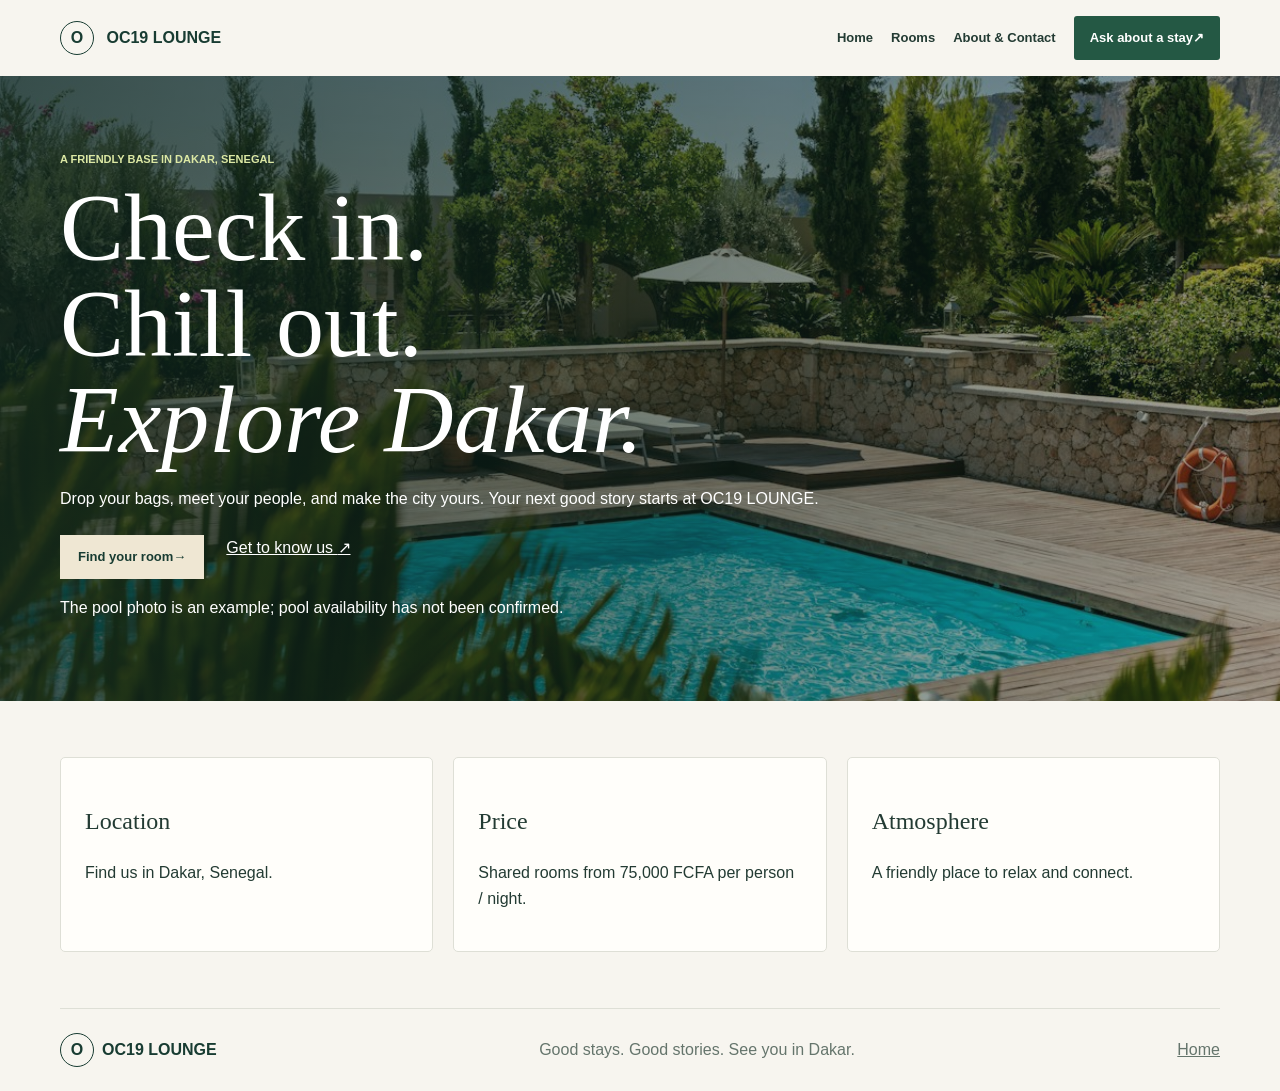
<file: index.html>
<!doctype html>
<html lang="en">
  <head>
    <meta charset="utf-8">
    <meta name="viewport" content="width=device-width, initial-scale=1">
    <meta name="description" content="Meet OC19 LOUNGE, your friendly home base for exploring Dakar, Senegal.">
    <meta name="theme-color" content="#183c32">
    <title>OC19 LOUNGE | Home</title>
    <link rel="stylesheet" href="styles.css">
  </head>
  <body>
    <!-- Shared site header and navigation. -->
    <header class="site-header">
      <a class="brand" href="index.html" aria-label="OC19 LOUNGE home">
        <span class="brand-mark" aria-hidden="true">O</span>
        OC19 LOUNGE
      </a>
      <nav aria-label="Main navigation">
        <ul>
          <li><a href="index.html">Home</a></li>
          <li><a href="rooms.html">Rooms</a></li>
          <li><a href="about.html">About &amp; Contact</a></li>
          <li><a class="nav-cta" href="booking.html">Ask about a stay <span aria-hidden="true">↗</span></a></li>
        </ul>
      </nav>
    </header>

    <main>
      <!-- Welcome message and quick highlights about the hostel. -->
      <section class="hero" aria-labelledby="home-heading">
        <div class="hero-content">
          <p class="eyebrow">A friendly base in Dakar, Senegal</p>
          <h1 id="home-heading">Check in.<br>Chill out.<br><em>Explore Dakar.</em></h1>
          <p class="hero-copy">Drop your bags, meet your people, and make the city yours. Your next good story starts at OC19 LOUNGE.</p>
          <div class="hero-actions">
            <a class="button button-cream" href="rooms.html">Find your room <span aria-hidden="true">→</span></a>
            <a href="about.html">Get to know us <span aria-hidden="true">↗</span></a>
          </div>
          <p class="photo-note">The pool photo is an example; pool availability has not been confirmed.</p>
        </div>
      </section>
      <section class="home-features section-shell" aria-label="Hostel features">
        <article class="feature-card">
          <h2>Location</h2>
          <p>Find us in Dakar, Senegal.</p>
        </article>
        <article class="feature-card">
          <h2>Price</h2>
          <p>Shared rooms from 75,000 FCFA per person / night.</p>
        </article>
        <article class="feature-card">
          <h2>Atmosphere</h2>
          <p>A friendly place to relax and connect.</p>
        </article>
      </section>
    </main>
    <!-- Shared footer used on every page. -->
    <footer class="site-footer">
      <a class="brand" href="index.html"><span class="brand-mark" aria-hidden="true">O</span>OC19 LOUNGE</a>
      <p>Good stays. Good stories. See you in Dakar.</p>
      <a class="back-to-top" href="index.html">Home</a>
    </footer>
  </body>
</html>
</file>
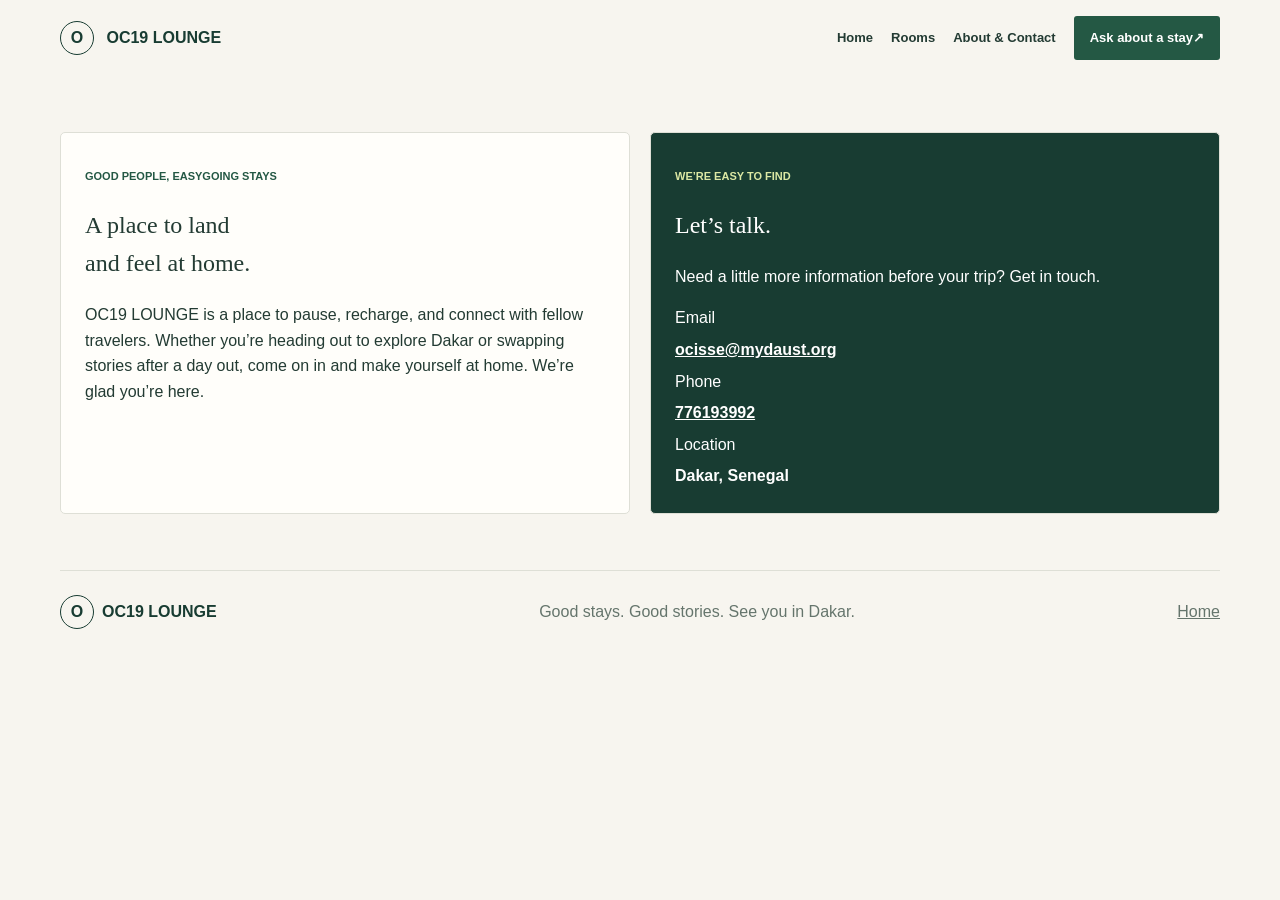
<file: about.html>
<!doctype html>
<html lang="en">
  <head>
    <meta charset="utf-8">
    <meta name="viewport" content="width=device-width, initial-scale=1">
    <meta name="description" content="Learn about OC19 LOUNGE and find contact details.">
    <meta name="theme-color" content="#183c32">
    <title>OC19 LOUNGE | About &amp; Contact</title>
    <link rel="stylesheet" href="styles.css">
  </head>
  <body>
    <!-- Shared site header and navigation. -->
    <header class="site-header">
      <a class="brand" href="index.html" aria-label="OC19 LOUNGE home">
        <span class="brand-mark" aria-hidden="true">O</span>
        OC19 LOUNGE
      </a>
      <nav aria-label="Main navigation">
        <ul>
          <li><a href="index.html">Home</a></li>
          <li><a href="rooms.html">Rooms</a></li>
          <li><a href="about.html">About &amp; Contact</a></li>
          <li><a class="nav-cta" href="booking.html">Ask about a stay <span aria-hidden="true">↗</span></a></li>
        </ul>
      </nav>
    </header>

    <main>
      <!-- Hostel introduction and contact details. -->
      <div class="contact-booking section-shell">
        <section class="booking-panel" aria-labelledby="about-heading">
          <p class="eyebrow">Good people, easygoing stays</p>
          <h1 id="about-heading">A place to land<br>and feel at home.</h1>
          <p>OC19 LOUNGE is a place to pause, recharge, and connect with fellow travelers. Whether you’re heading out to explore Dakar or swapping stories after a day out, come on in and make yourself at home. We’re glad you’re here.</p>
        </section>
        <section class="contact-panel" aria-labelledby="contact-heading">
          <p class="eyebrow">We’re easy to find</p>
          <h2 id="contact-heading">Let’s talk.</h2>
          <p>Need a little more information before your trip? Get in touch.</p>
          <address>
            <span>Email</span>
            <strong><a href="mailto:ocisse@mydaust.org">ocisse@mydaust.org</a></strong>
            <span>Phone</span>
            <strong><a href="tel:+221776193992">776193992</a></strong>
            <span>Location</span>
            <strong>Dakar, Senegal</strong>
          </address>
        </section>
      </div>
    </main>
    <!-- Shared footer used on every page. -->
    <footer class="site-footer">
      <a class="brand" href="index.html"><span class="brand-mark" aria-hidden="true">O</span>OC19 LOUNGE</a>
      <p>Good stays. Good stories. See you in Dakar.</p>
      <a class="back-to-top" href="index.html">Home</a>
    </footer>
  </body>
</html>
</file>
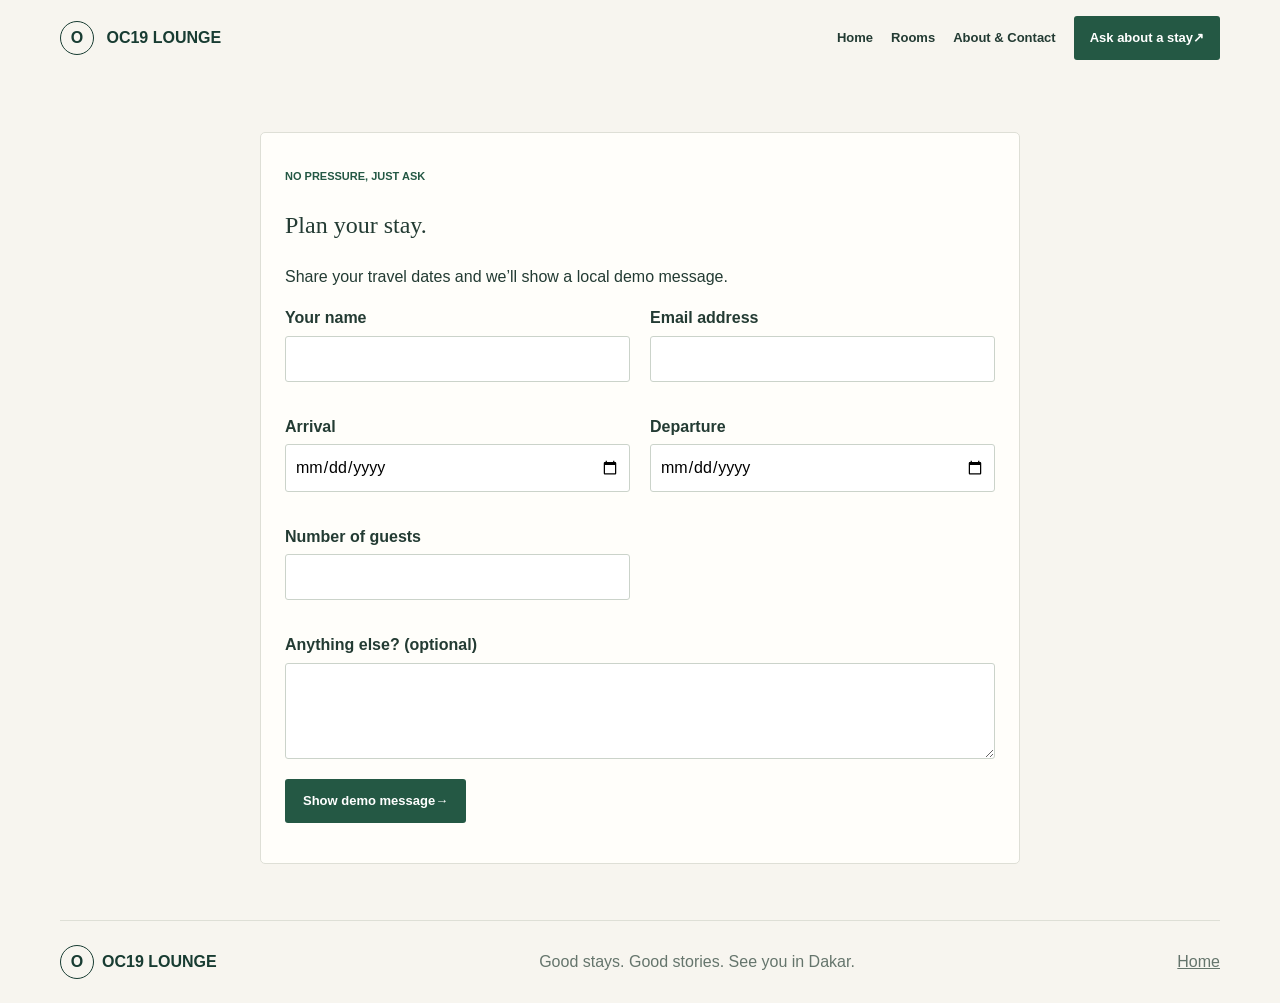
<file: booking.html>
<!doctype html>
<html lang="en">
  <head>
    <meta charset="utf-8">
    <meta name="viewport" content="width=device-width, initial-scale=1">
    <meta name="description" content="Ask about a stay at OC19 LOUNGE in Dakar, Senegal.">
    <meta name="theme-color" content="#183c32">
    <title>OC19 LOUNGE | Booking</title>
    <link rel="stylesheet" href="styles.css">
    <script src="script.js" defer></script>
  </head>
  <body>
    <!-- Shared site header and navigation. -->
    <header class="site-header">
      <a class="brand" href="index.html" aria-label="OC19 LOUNGE home">
        <span class="brand-mark" aria-hidden="true">O</span>
        OC19 LOUNGE
      </a>
      <nav aria-label="Main navigation">
        <ul>
          <li><a href="index.html">Home</a></li>
          <li><a href="rooms.html">Rooms</a></li>
          <li><a href="about.html">About &amp; Contact</a></li>
          <li><a class="nav-cta" href="booking.html">Ask about a stay <span aria-hidden="true">↗</span></a></li>
        </ul>
      </nav>
    </header>

    <main class="section-shell booking-page">
      <!-- Demo inquiry form; it does not send or save a booking. -->
      <section class="booking-panel" aria-labelledby="booking-heading">
        <p class="eyebrow">No pressure, just ask</p>
        <h1 id="booking-heading">Plan your stay.</h1>
        <p>Share your travel dates and we’ll show a local demo message.</p>
        <form id="booking-form">
          <div class="form-grid">
            <p>
              <label for="guest-name">Your name</label>
              <input id="guest-name" name="name" type="text" autocomplete="name" required>
            </p>
            <p>
              <label for="guest-email">Email address</label>
              <input id="guest-email" name="email" type="email" autocomplete="email" required>
            </p>
            <p>
              <label for="arrival-date">Arrival</label>
              <input id="arrival-date" name="arrival" type="date" required>
            </p>
            <p>
              <label for="departure-date">Departure</label>
              <input id="departure-date" name="departure" type="date" required>
            </p>
            <p>
              <label for="guest-count">Number of guests</label>
              <input id="guest-count" name="guests" type="number" min="1" step="1" required>
            </p>
            <p class="message-field">
              <label for="inquiry-message">Anything else? (optional)</label>
              <textarea id="inquiry-message" name="message" rows="3"></textarea>
            </p>
          </div>
          <button class="button button-green" type="submit">Show demo message <span aria-hidden="true">→</span></button>
        </form>
        <p id="booking-feedback" class="booking-feedback" role="status" aria-live="polite"></p>
      </section>
    </main>
    <!-- Shared footer used on every page. -->
    <footer class="site-footer">
      <a class="brand" href="index.html"><span class="brand-mark" aria-hidden="true">O</span>OC19 LOUNGE</a>
      <p>Good stays. Good stories. See you in Dakar.</p>
      <a class="back-to-top" href="index.html">Home</a>
    </footer>
  </body>
</html>
</file>
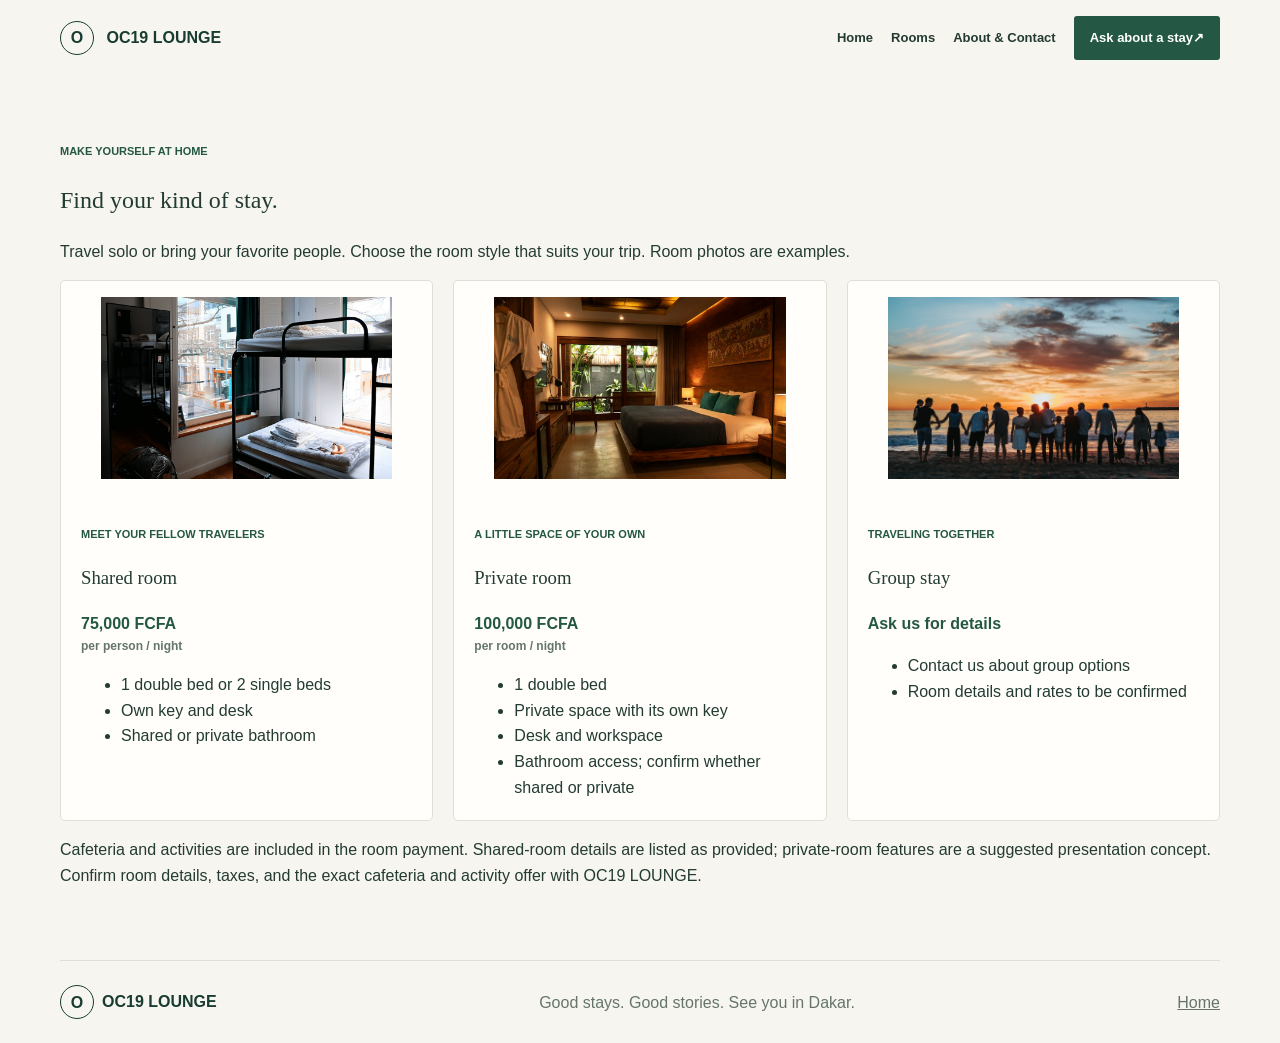
<file: rooms.html>
<!doctype html>
<html lang="en">
  <head>
    <meta charset="utf-8">
    <meta name="viewport" content="width=device-width, initial-scale=1">
    <meta name="description" content="Explore room options at OC19 LOUNGE in Dakar, Senegal.">
    <meta name="theme-color" content="#183c32">
    <title>OC19 LOUNGE | Rooms</title>
    <link rel="stylesheet" href="styles.css">
  </head>
  <body>
    <!-- Shared site header and navigation. -->
    <header class="site-header">
      <a class="brand" href="index.html" aria-label="OC19 LOUNGE home">
        <span class="brand-mark" aria-hidden="true">O</span>
        OC19 LOUNGE
      </a>
      <nav aria-label="Main navigation">
        <ul>
          <li><a href="index.html">Home</a></li>
          <li><a href="rooms.html">Rooms</a></li>
          <li><a href="about.html">About &amp; Contact</a></li>
          <li><a class="nav-cta" href="booking.html">Ask about a stay <span aria-hidden="true">↗</span></a></li>
        </ul>
      </nav>
    </header>

    <main>
      <!-- Example room options, prices, and features to confirm. -->
      <section class="page-intro section-shell" aria-labelledby="rooms-heading">
        <div class="section-heading">
          <p class="eyebrow">Make yourself at home</p>
          <h1 id="rooms-heading">Find your kind of stay.</h1>
          <p>Travel solo or bring your favorite people. Choose the room style that suits your trip. Room photos are examples.</p>
        </div>
        <div class="room-grid">
          <article class="room-card">
            <figure class="room-photo">
              <img src="images/shared-room.jpg" alt="Example shared room" loading="lazy" decoding="async">
            </figure>
            <div class="room-copy">
              <div>
                <p class="eyebrow">Meet your fellow travelers</p>
                <h3>Shared room</h3>
                <p class="room-price">75,000 FCFA <span>per person / night</span></p>
              </div>
              <ul class="room-features">
                <li>1 double bed or 2 single beds</li>
                <li>Own key and desk</li>
                <li>Shared or private bathroom</li>
              </ul>
            </div>
          </article>
          <article class="room-card">
            <figure class="room-photo">
              <img src="images/private-room.jpg" alt="Example private room" loading="lazy" decoding="async">
            </figure>
            <div class="room-copy">
              <div>
                <p class="eyebrow">A little space of your own</p>
                <h3>Private room</h3>
                <p class="room-price">100,000 FCFA <span>per room / night</span></p>
              </div>
              <ul class="room-features" aria-label="Suggested private-room features">
                <li>1 double bed</li>
                <li>Private space with its own key</li>
                <li>Desk and workspace</li>
                <li>Bathroom access; confirm whether shared or private</li>
              </ul>
            </div>
          </article>
          <article class="room-card">
            <figure class="room-photo">
              <img src="images/illustrative-family.jpg" alt="Illustrative photo of people traveling together" loading="lazy" decoding="async">
            </figure>
            <div class="room-copy">
              <div>
                <p class="eyebrow">Traveling together</p>
                <h3>Group stay</h3>
                <p class="room-price">Ask us for details</p>
              </div>
              <ul class="room-features">
                <li>Contact us about group options</li>
                <li>Room details and rates to be confirmed</li>
              </ul>
            </div>
          </article>
        </div>
        <p class="rates-note">Cafeteria and activities are included in the room payment. Shared-room details are listed as provided; private-room features are a suggested presentation concept. Confirm room details, taxes, and the exact cafeteria and activity offer with OC19 LOUNGE.</p>
      </section>
    </main>
    <!-- Shared footer used on every page. -->
    <footer class="site-footer">
      <a class="brand" href="index.html"><span class="brand-mark" aria-hidden="true">O</span>OC19 LOUNGE</a>
      <p>Good stays. Good stories. See you in Dakar.</p>
      <a class="back-to-top" href="index.html">Home</a>
    </footer>
  </body>
</html>
</file>
<file: styles.css>
/* Colors and defaults shared by all pages. */
:root {
  font-family: Arial, sans-serif;
  --ink: #233b33;
  --muted: #65756c;
  --green: #245844;
  --deep-green: #183c32;
  --cream: #efe7d3;
  --line: #dedfd6;
}

* { box-sizing: border-box; }

body {
  min-width: 320px;
  margin: 0;
  color: var(--ink);
  background: #f7f5ef;
  line-height: 1.6;
}

img { display: block; max-width: 100%; }
a { color: inherit; }

a:focus-visible,
input:focus-visible,
textarea:focus-visible,
button:focus-visible {
  outline: 3px solid #c57d42;
  outline-offset: 3px;
}

h1, h2, h3 { font-family: Georgia, serif; font-weight: 400; }

/* Shared page width, header, navigation, and buttons. */
.site-header,
.section-shell,
.site-footer {
  width: min(1160px, calc(100% - 48px));
  margin-inline: auto;
}

.site-header,
.site-footer {
  display: flex;
  align-items: center;
  justify-content: space-between;
  gap: 20px;
}

.site-header { min-height: 76px; }
.brand { color: var(--deep-green); font-weight: 800; text-decoration: none; }
.brand-mark {
  display: inline-grid;
  width: 34px;
  height: 34px;
  place-items: center;
  margin-right: 8px;
  border: 1px solid currentColor;
  border-radius: 50%;
}

.site-header nav ul {
  display: flex;
  flex-wrap: wrap;
  gap: 4px 18px;
  margin: 0;
  padding: 0;
  list-style: none;
}

.site-header nav a,
.button {
  display: inline-flex;
  min-height: 44px;
  align-items: center;
  text-decoration: none;
}

.site-header nav a { font-size: 13px; font-weight: 700; }
.site-header nav .nav-cta,
.button-green {
  padding: 0 16px;
  border: 0;
  border-radius: 3px;
  color: white;
  background: var(--green);
}

.hero {
  display: flex;
  min-height: 580px;
  align-items: center;
  padding: 64px 24px;
  color: white;
  background: linear-gradient(90deg, rgb(15 39 31 / 78%), rgb(15 39 31 / 35%)), url("images/pool-example-1.jpg") center / cover;
  background-color: var(--deep-green);
}

.hero-content { width: min(100%, 1160px); margin-inline: auto; }
.hero h1 { margin: 0 0 18px; font-size: clamp(3rem, 8vw, 6rem); line-height: 1; }
.hero .eyebrow, .contact-panel .eyebrow { color: #dce8a4; }
.eyebrow { color: var(--green); font-size: 11px; font-weight: 700; text-transform: uppercase; }

.hero-actions {
  display: flex;
  flex-wrap: wrap;
  gap: 14px 22px;
  margin-top: 24px;
}

.button { justify-content: center; padding-inline: 18px; font: inherit; font-size: 13px; font-weight: 700; cursor: pointer; }
.button-cream { color: var(--deep-green); background: var(--cream); }

/* Home page, room cards, contact details, and booking form. */
.home-features,
.room-grid,
.contact-booking,
.form-grid {
  display: grid;
  gap: 20px;
}

.home-features,
.room-grid { grid-template-columns: repeat(3, 1fr); }

.home-features,
.page-intro,
.contact-booking,
.booking-page { padding-block: 56px; }

.contact-booking { grid-template-columns: 1fr 1fr; }
.feature-card, .room-card, .booking-panel, .contact-panel {
  min-width: 0;
  border: 1px solid var(--line);
  border-radius: 5px;
  background: #fffefa;
}

.feature-card, .booking-panel, .contact-panel { padding: 24px; }
.room-photo img { width: 100%; aspect-ratio: 1.6; object-fit: cover; }
.room-copy { padding: 20px; }
.room-features { margin: 0; }
.room-price { color: var(--green); font-weight: 700; }
.room-price span { display: block; color: var(--muted); font-size: 12px; }
.contact-panel { color: white; background: var(--deep-green); }
.contact-panel address { display: grid; gap: 6px; font-style: normal; }

.form-grid { grid-template-columns: 1fr 1fr; }
.form-grid p { margin: 0 0 12px; }
.form-grid .message-field { grid-column: 1 / -1; }
.form-grid label { display: block; margin-bottom: 5px; font-weight: 700; }
.form-grid input, .form-grid textarea {
  width: 100%;
  padding: 9px;
  border: 1px solid #cbd3ca;
  border-radius: 3px;
  font: inherit;
}

.form-grid textarea { min-height: 78px; resize: vertical; }
.booking-feedback { color: var(--green); font-weight: 700; }
.site-footer { padding-block: 24px; border-top: 1px solid var(--line); }
.site-footer p, .back-to-top { margin: 0; color: var(--muted); }
.booking-page .booking-panel { max-width: 760px; margin-inline: auto; }

/* Adjust layouts for tablets and smaller screens. */
@media (max-width: 820px) {
  .site-header {
    align-items: flex-start;
    flex-direction: column;
    justify-content: center;
    padding-block: 16px;
  }
  .site-header nav { width: 100%; }
  .contact-booking { grid-template-columns: 1fr; }
  .room-grid { grid-template-columns: 1fr 1fr; }
}

@media (max-width: 560px) {
  .site-header, .section-shell, .site-footer { width: calc(100% - 32px); }
  .site-header nav ul { gap: 0 10px; }
  .hero { min-height: 520px; padding: 56px 24px; }
  .home-features, .room-grid, .form-grid { grid-template-columns: 1fr; }
  .contact-booking { padding-block: 40px; }
  .form-grid .message-field { grid-column: auto; }
  .button-green { width: 100%; }
  .site-footer { flex-wrap: wrap; }
}
</file>
